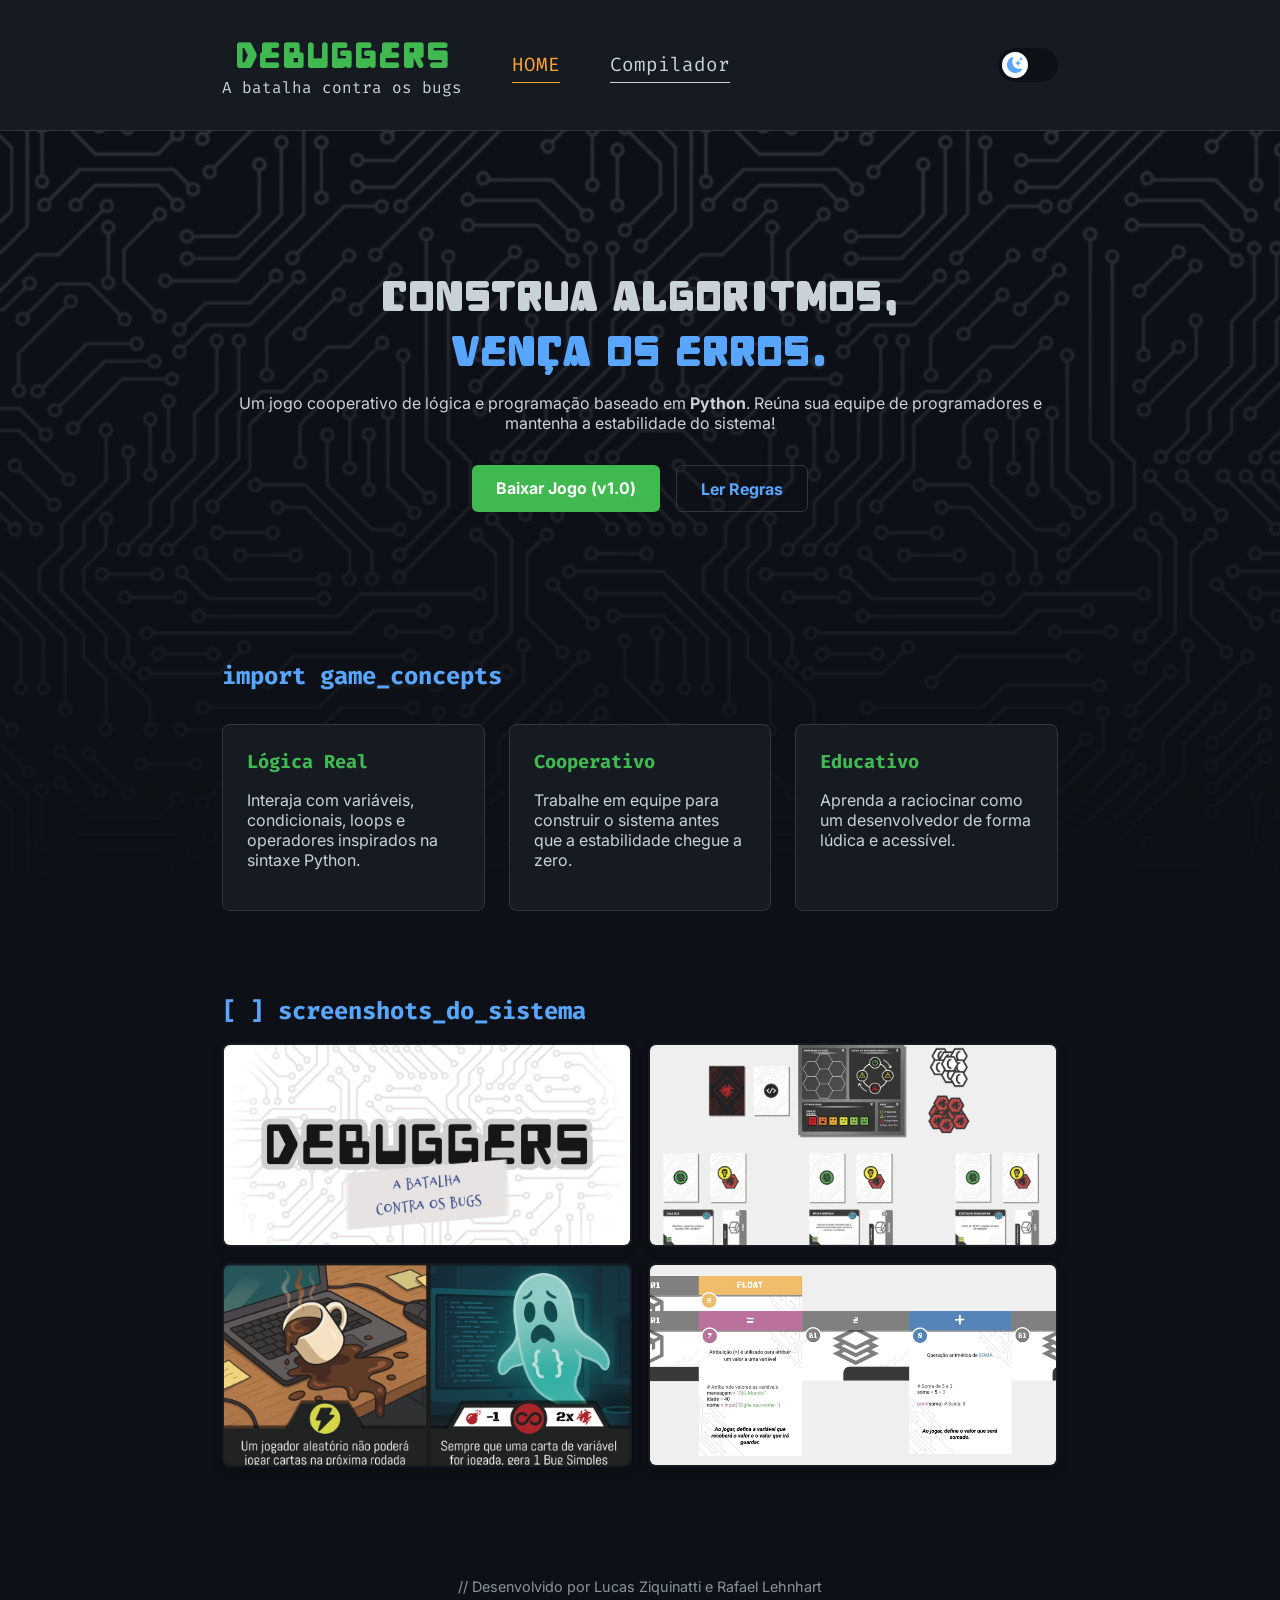
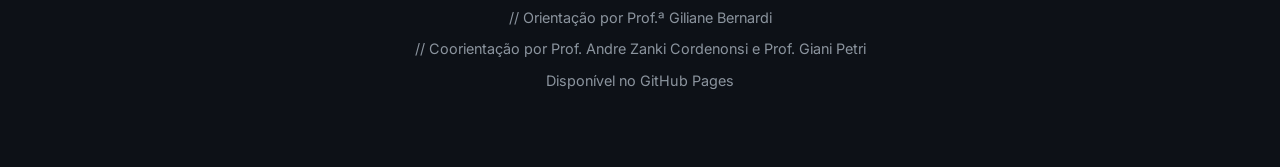
<file: index.html>
<!DOCTYPE html>
<html lang="pt-br">
<head>
    <meta charset="UTF-8">
    <meta name="viewport" content="width=device-width, initial-scale=1.0">
    <link rel="icon" href="images/bug.ico" type="image/x-icon">
    <title>Debuggers: A Batalha contra os Bugs</title>
    <link rel="stylesheet" href="style.css">
    <link href="https://fonts.googleapis.com/css2?family=Fira+Code:wght@400;700&family=Inter:wght@400;700&display=swap" rel="stylesheet">

    <script src="js/theme.js" defer></script>
    <script src="js/modal.js"></script>
</head>
<body>

    <header>
        <div class="container" style="display: flex; justify-content: space-between; align-items: center;">
            <div class="links">
                <div>
                    <p class="logo">Debuggers</p>
                    <code class="subtitle">A batalha contra os bugs</code>
                </div>
                <a href="./index.html" class="selected">HOME</a>
                <a href="./debuggers_compiler.html">Compilador</a>

            </div>
            <div>
                <label class="switch">
                    <input id="theme-toggle" type="checkbox">
                    <span class="slider round"></span>
                </label>
            </div>
        </div>
        <div class="mobile-links">
            <a href="./index.html" class="selected">HOME</a>
            <a href="./debuggers_compiler.html">Compilador</a>
        </div>
    </header>

    <section id="hero">
        <div class="container">
            <h1>Construa algoritmos, <br><span class="highlight">vença os erros.</span></h1>
            <p>Um jogo cooperativo de lógica e programação baseado em <strong>Python</strong>. Reúna sua equipe de programadores e mantenha a estabilidade do sistema!</p>
            <div class="actions">
                <a href="https://github.com/Ziquinatti/Debuggers-Game/releases/tag/v1.0.0" class="btn-primary" target="_blank">Baixar Jogo (v1.0)</a>
                <a href="DEBUGGERS - Livro de Regras.pdf" target="_blank" class="btn-secondary">
                    Ler Regras
                </a>
            </div>
        </div>
    </section>

    <section id="sobre" class="container">
        <h2>import game_concepts</h2>
        <div class="grid">
            <div class="card">
                <h3>Lógica Real</h3>
                <p>Interaja com variáveis, condicionais, loops e operadores inspirados na sintaxe Python.</p>
            </div>
            <div class="card">
                <h3>Cooperativo</h3>
                <p>Trabalhe em equipe para construir o sistema antes que a estabilidade chegue a zero.</p>
            </div>
            <div class="card">
                <h3>Educativo</h3>
                <p>Aprenda a raciocinar como um desenvolvedor de forma lúdica e acessível.</p>
            </div>
        </div>
    </section>

    <section id="galeria" class="container">
        <h2>[ ] screenshots_do_sistema</h2>
        <div class="gallery-grid">
            <div class="gallery-item">
                <img src="images/Debuggers.png" alt="Cartas de Bugs" onclick="openModal(this.src)">
            </div>
            <div class="gallery-item">
                <img src="images/Tabuleiro.png" alt="Tabuleiro" onclick="openModal(this.src)">
            </div>
            <div class="gallery-item">
                <img src="images/Bugs.png" alt="Cartas de Bugs" onclick="openModal(this.src)">
            </div>
            <div class="gallery-item">
                <img src="images/Codigo.png" alt="Codigo de Cartas" onclick="openModal(this.src)">
            </div>
        </div>
    </section>

    <div id="imageModal" class="modal" onclick="closeModal()">
        <span class="close">&times;</span>
        <img class="modal-content" id="imgFull">
    </div>

    <footer>
        <div class="container">
            <p>// Desenvolvido por Lucas Ziquinatti e Rafael Lehnhart</p>
            <p>// Orientação por Prof.ª Giliane Bernardi</p>
            <p>// Coorientação por Prof. Andre Zanki Cordenonsi e Prof. Giani Petri</p>
            <p>Disponível no GitHub Pages</p>
        </div>
    </footer>

</body>
</html>
</file>
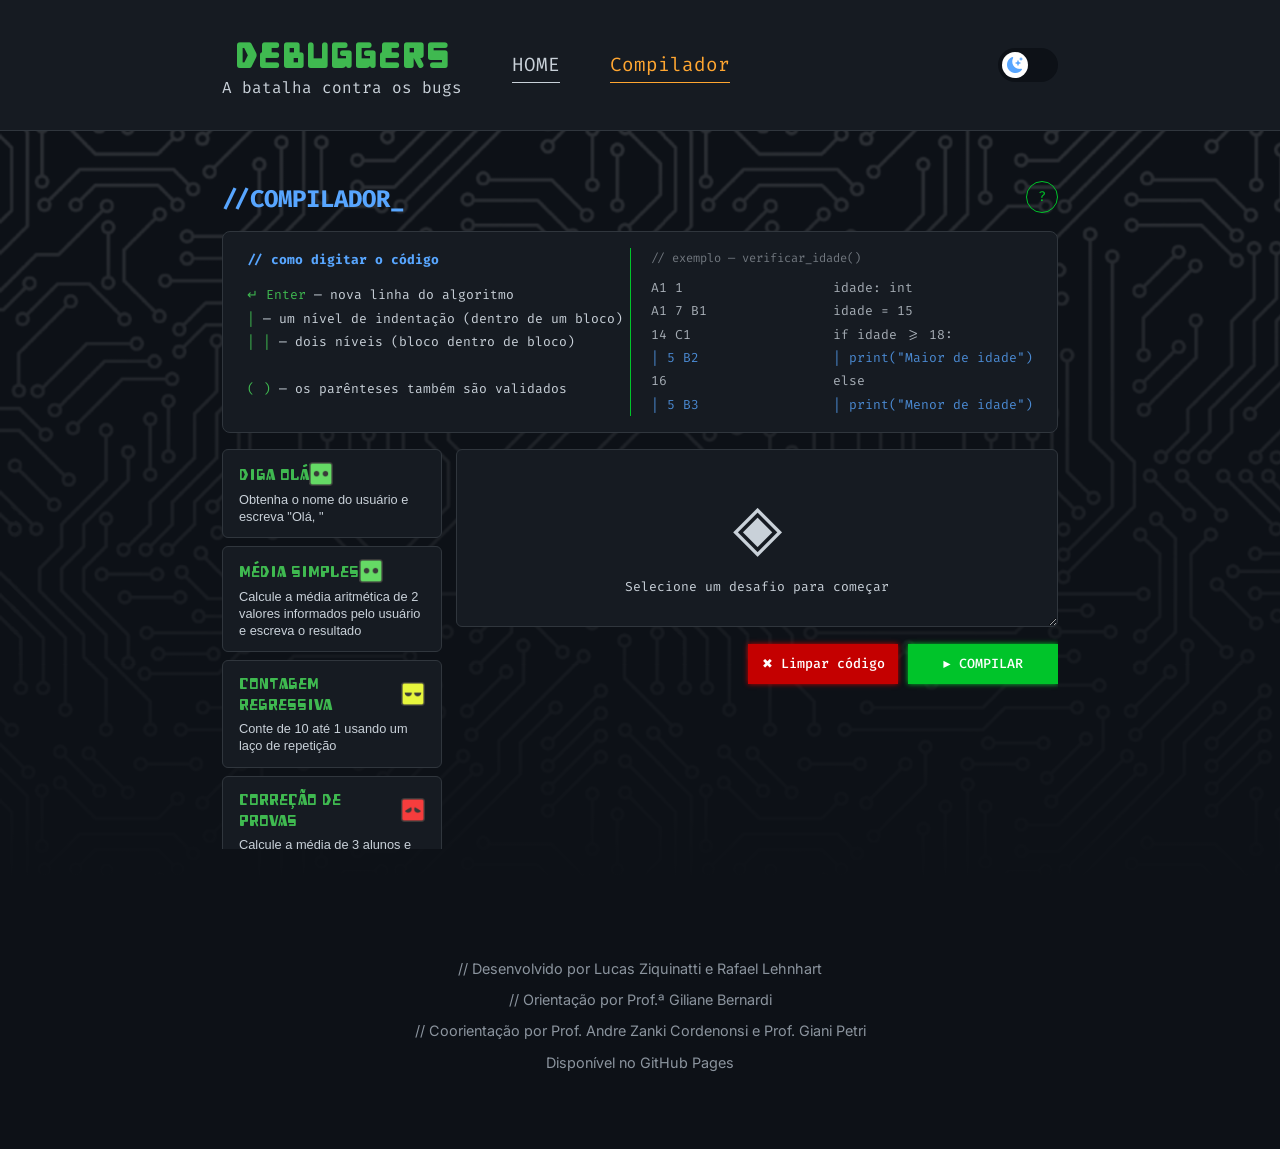
<file: debuggers_compiler.html>
<!DOCTYPE html>
<html lang="pt-br">

<head>
    <meta charset="UTF-8">
    <meta name="viewport" content="width=device-width, initial-scale=1.0">
    <link rel="icon" href="images/bug.ico" type="image/x-icon">
    <title>Debuggers: A Batalha contra os Bugs</title>
    <link rel="stylesheet" href="style.css">
    <link href="https://fonts.googleapis.com/css2?family=Fira+Code:wght@400;700&family=Inter:wght@400;700&display=swap"
        rel="stylesheet">

    <script src="js/theme.js" defer></script>
    <script src="js/compiler.js" defer></script>
</head>

<body>

    <header>
        <div class="container" style="display: flex; justify-content: space-between; align-items: center;">
            <div class="links">
                <div>
                    <p class="logo">Debuggers</p>
                    <code class="subtitle">A batalha contra os bugs</code>
                </div>
                <a href="./index.html">HOME</a>
                <a href="./debuggers_compiler.html" class="selected">Compilador</a>

            </div>
            <div>
                <label class="switch">
                    <input id="theme-toggle" type="checkbox">
                    <span class="slider round"></span>
                </label>
            </div>
        </div>
        <div class="mobile-links">
            <a href="./index.html">HOME</a>
            <a href="./debuggers_compiler.html" class="selected">Compilador</a>
        </div>
    </header>

    <section class="container">
        <div class="compiler-title">
            <h2>//COMPILADOR<span class="blink">_</span></h2>
            <button class="btn-guide" onclick="toggleGuide()" title="Como digitar o código">?</button>
        </div>

        <div id="guide-panel">
            <div class="panel">
                <div class="rules">
                    <p style="color:var(--highlight); font-weight:bold; margin-bottom:0.75rem">// como digitar o código</p>
                    <p><span style="color:var(--accent)">↵ Enter</span> — nova linha do algoritmo</p>
                    <p><span style="color:var(--accent)">|</span> — um nível de indentação (dentro de um bloco)</p>
                    <p><span style="color:var(--accent)">| |</span> — dois níveis (bloco dentro de bloco)</p>
                    <br>
                    <p><span style="color:var(--accent)">( )</span> — os parênteses também são validados</p>
                </div>
                <div>
                    <p style="color:var(--text); opacity:0.5; font-size:12px; margin-bottom:0.4rem">// exemplo — verificar_idade()</p>
                    <div class="example">
                        <div>
                            <p style="opacity:0.8">A1 1</p>
                            <p style="opacity:0.8">A1 7 B1</p>
                            <p style="opacity:0.8">14 C1</p>
                            <p style="color:#58a6ff; opacity:0.8">| 5 B2</p>
                            <p style="opacity:0.8">16</p>
                            <p style="color:#58a6ff; opacity:0.8">| 5 B3</p>
                        </div>
                        <div>
                            <p style="opacity:0.8">idade: int</p>
                            <p style="opacity:0.8">idade = 15</p>
                            <p style="opacity:0.8">if idade >= 18:</p>
                            <p style="color:#58a6ff; opacity:0.8">| print("Maior de idade")</p>
                            <p style="opacity:0.8">else</p>
                            <p style="color:#58a6ff; opacity:0.8">| print("Menor de idade")</p>
                        </div>
                    </div>
                </div>
            </div>
        </div>

        <div class="compiler-body">
            <!-- SIDEBAR (desktop) / SELECT (mobile) -->
            <div class="challenge-select">
                <select id="challenge-select"></select>
            </div>
            <div class="challenge-sidebar" id="challenge-list"></div>

            <!-- CONTEÚDO -->
            <div class="challenge-content">

                <!-- INFO DO DESAFIO -->
                <div id="challenge-info" style="display:none">
                    <div class="ci-title">
                        <div class="ci-name" id="ci-name"></div>
                        <img class="ci-difficulty" id="ci-difficulty" src="images/easy.png" alt="Dificuldade: Fácil"/>
                    </div>
                    <div class="ci-desc"  id="ci-desc"></div>
                    <hr>
                    <div class="ci-label">// cartas específicas deste desafio</div>
                    <div class="ci-cards" id="ci-specific-cards"></div>
                </div>

                <!-- INPUT -->
                <div style="position:relative">
                    <div id="textarea-empty-state">
                        <span style="font-size:4rem">◈</span>
                        <span>Selecione um desafio para começar</span>
                    </div>
                    <textarea id="code-input" rows="8"></textarea>
                </div>

                <div class="btn-options">
                    <button class="neon-btn btn-clear" onclick="clearInput()" >
                        <span>&#10006; Limpar código</span>
                    </button>
                    <button class="neon-btn" onclick="preCompile()" >
                        <span>▶ COMPILAR</span>
                    </button>

                </div>
            </div>
        </div>
    </section>

    <!-- MODAL DE CONFIRMAÇÃO -->
    <div class="modal compile-modal" id="compile-modal">
        <div class="modal-content">
            <button class="btn-close" onclick="closeModal()">&times;</button>
            <h3>// confirmar sequência</h3>
            <p>Confira se as cartas abaixo correspondem ao algoritmo informado:</p>
            <div class="modal-preview" id="modal-preview"></div>
            <div class="btn-options" style="justify-content:space-between">
                <button class="neon-btn btn-clear" onclick="closeModal()" >
                    <span>Cancelar</span>
                </button>
                <button class="neon-btn" onclick="confirmCompile()">
                    <span>Confirmar</span>
                </button>
            </div>
        </div>
    </div>

    <div class="result-modal" id="result-modal">
        <div class="result-modal-box" id="result-modal-box">
            <button class="btn-close" onclick="closeResultModal()">&times;</button>
            <div class="result-title" id="result-modal-title"></div>
            <div class="result-detail" id="result-modal-detail"></div>
        </div>
    </div>

    <footer>
        <div class="container">
            <p>// Desenvolvido por Lucas Ziquinatti e Rafael Lehnhart</p>
            <p>// Orientação por Prof.ª Giliane Bernardi</p>
            <p>// Coorientação por Prof. Andre Zanki Cordenonsi e Prof. Giani Petri</p>
            <p>Disponível no GitHub Pages</p>
        </div>
    </footer>

</body>

</html>
</file>
<file: style.css>
@import url("https://cdn.jsdelivr.net/npm/bootstrap-icons@1.13.1/font/bootstrap-icons.min.css");

@font-face {
    font-family: 'HVDComicSerif';
    src: url('fonts/HVD_Comic_Serif_Pro.otf') format('opentype');
}

@font-face {
    font-family: 'HVD-Symbols-Only';
    src: url('fonts/HVD_Comic_Serif_Pro.otf') format('opentype');
    /* Range que cobre: + - * / = < > ! % & | */
    unicode-range: U+002B,
    U+002D,
    U+002A,
    U+002F,
    U+003D,
    U+003C,
    U+003E,
    U+0021,
    U+005F,
    /* + - * / = < > ! _ */
    U+0028,
    U+0029,
    /* ( ) */
    U+007B,
    U+007D,
    /* { } */
    U+005B,
    U+005D,
    /* [ ] */
    U+0026,
    U+007C,
    U+0025;
    /* & | % */
}

@font-face {
    font-family: 'HeavyData';
    src: url('fonts/heav.ttf') format('truetype');
}

@media (max-width: 600px) {
    h1 {
        font-size: 2rem;
    }

    .grid {
        flex-direction: column;
    }

    .gallery-grid {
        grid-template-columns: 1fr !important;
    }

    .actions {
        flex-direction: column;
        align-items: center;
    }

    body::before {
        height: 400px;
        background-size: auto 100%;
    }

    .compiler-body {
        flex-direction: column !important;
    }

    .compiler-body .challenge-select {
        display: inline-block !important;
    }

    .compiler-body .challenge-sidebar {
        display: none !important;
    }

    .btn-options {
        justify-content: center !important;
    }

    .result-modal-box {
        margin: 0 20px;
    }

    #guide-panel .panel {
        flex-direction: column;
    }

    #guide-panel .panel .rules {
        margin-right: 0 !important;
        margin-bottom: 20px;
        padding-bottom: 20px;
        border-right: 0 !important;
        border-bottom: 1px solid var(--accent-neon);
    }

    .container .links a {
        display: none;
    }

    .mobile-links {
        display: flex !important;
        
    }
}

/* Cores padrão (Dark Mode) */
:root {
    --bg: #0d1117;
    --card-bg: #161b22;
    --card-bg2: #232b36;
    --text: #c9d1d9;
    --accent: #3fb950;
    --accent-neon: #00c42a;
    --red-neon: #c40000;
    --highlight: #58a6ff;
    --highlight2: #ffa631;
    --header-bg: #161b22;
    --img-opacity: 0.15;
    --bg-image: url('images/Background2.png');
    --footer-text: #8b949e;
    --border-color: #30363d;

    --heavy: 'HVD-Symbols-Only', 'HeavyData', sans-serif;
    --serif: 'HVDComicSerif', serif;
    --code: 'Fira Code', monospace;
    --sans: 'Inter', sans-serif;

    --card-text: #fafafa;
    --t-type: #f5b955;
    --t-io: #c369a0;
    --t-op: #407cb6;
    --t-ctrl: #e64b4d;
    --t-logic: #7d5096;
    --t-var: #7d7d7d;
    --t-val: #7d7d7d;
    --t-cond: #7d7d7d;
    --t-opCond: #eb8728;
    --t-paren: #0e0e0e;
    --t-func: #52b548;

    --easy: #72b662;
    --medium: #dfdc3e;
    --hard: #e44242;
}

/* Cores para o Light Mode */
body.light-mode {
    --bg: #f0f2f5;
    --card-bg: #ffffff;
    --card-bg2: #ffffff;
    --text: #1f2328;
    --accent: #1a7f37;
    --highlight: #0969da;
    --highlight2: #d88d2b;
    --header-bg: #ffffff;
    --img-opacity: 0.1;
    --bg-image: url('images/Background.png');
    --footer-text: #646b72;
}

body {
    background-color: var(--bg);
    color: var(--text);
    font-family: var(--sans);
    margin: 0;
    min-height: 100vh;
    display: flex;
    flex-direction: column;
    transition: background-color 0.3s ease;
    position: relative;
}

/* Camada da Imagem de Fundo */
body::before {
    content: "";
    position: absolute;
    top: 0;
    left: 0;
    width: 100%;
    height: 100vh;
    z-index: -1;

    background:
        linear-gradient(to bottom, transparent, var(--bg)),
        var(--bg-image);

    background-size: cover;
    background-position: top center;
    opacity: var(--img-opacity);
    transition: opacity 0.3s ease;
}

.container {
    width: 100%;
    max-width: 900px;
    margin: 0 auto;
    padding: 2rem;
    box-sizing: border-box;
}

.container .links {
    display: flex;
    align-items: center;
    gap: 50px;
}

.mobile-links {
    display: none;
    align-items: center;
    justify-content: center;
    gap: 50px;
    padding: 15px 0 20px 0;
    border-top: 1px solid var(--border-color);
}

.container .links a,
.mobile-links a {
    font-family: var(--code);
    font-size: 1.2rem;
    color: var(--text);
    text-decoration: none;
    border-bottom: 1px solid var(--text);
    padding: 5px 0;
}

.container .links a.selected,
.mobile-links a.selected {
    color: var(--highlight2);
    border-color: var(--highlight2);
}

.container .links a:hover {
    color: var(--highlight);
    border-color: var(--highlight);
}

header {
    border-bottom: 1px solid var(--border-color);
    text-align: center;
    background-color: var(--card-bg);
}

header .logo {
    margin: 0;
    font-size: 2.5rem;
    font-weight: bold;
    color: var(--accent);
}

header .subtitle {
    margin: 0;
}

code {
    font-family: var(--code);
    color: var(--text);
}

h1,
.logo {
    font-family: var(--heavy);
    text-transform: uppercase;
    letter-spacing: 2px;
}

h1 {
    font-size: 3rem;
    margin-bottom: 1rem;
}

h2,
h3 {
    font-family: var(--code);
    color: var(--highlight);
    margin-bottom: 1rem;
}

/* COMEÇO do Switch */
.switch {
    position: relative;
    display: inline-block;
    width: 60px;
    height: 34px;
}

.switch input {
    opacity: 0;
    width: 0;
    height: 0;
}

.slider {
    position: absolute;
    cursor: pointer;
    top: 0;
    left: 0;
    right: 0;
    bottom: 0;
    background-color: var(--bg);
    -webkit-transition: .4s;
    transition: .4s;
}

.slider:before {
    font-family: "bootstrap-icons" !important;
    position: absolute;
    content: "\F495";
    color: var(--highlight);

    display: flex;
    align-items: center;
    justify-content: center;

    height: 26px;
    width: 26px;
    left: 4px;
    bottom: 4px;
    background-color: white;
    -webkit-transition: .4s;
    transition: .4s;
}

input:checked+.slider {
    background-color: var(--highlight);
}

input:checked+.slider:before {
    -webkit-transform: translateX(26px);
    -ms-transform: translateX(26px);
    transform: translateX(26px);

    content: "\F5A1";
    color: orange;
}

.slider.round {
    border-radius: 34px;
}

.slider.round:before {
    border-radius: 50%;
}

/* FIM do Slider */

#hero {
    text-align: center;
    padding: 4rem 1rem;
}

.highlight {
    color: var(--highlight);
}

.actions {
    margin-top: 2rem;
    display: flex;
    gap: 1rem;
    justify-content: center;
}

.btn-primary,
.btn-secondary {
    padding: 0.8rem 1.5rem;
    border-radius: 6px;
    text-decoration: none;
    font-weight: bold;
    transition: 0.3s;
}

.btn-primary {
    background-color: var(--accent);
    color: white;
}

.btn-primary:hover {
    background-color: #2ea043;
}

.btn-secondary {
    border: 1px solid var(--border-color);
    color: var(--highlight);
}

.btn-secondary:hover {
    background-color: var(--border-color);
}

.grid {
    display: flex;
    gap: 1.5rem;
    margin-top: 2rem;
}

.card {
    background: var(--card-bg);
    padding: 1.5rem;
    border-radius: 8px;
    border: 1px solid var(--border-color);
    flex: 1;
}

.card h3 {
    color: var(--accent);
    margin-top: 0;
}

.gallery-grid {
    display: grid;
    grid-template-columns: 1fr 1fr;
    gap: 1rem;
}

.gallery-item {
    height: 200px;
    overflow: hidden;
    border-radius: 8px;
    border: 2px solid var(--card-bg);
    box-shadow: 0 4px 10px rgba(0, 0, 0, 0.2);
    transition: transform 0.3s ease;
}

.gallery-item img {
    width: 100%;
    height: 100%;
    object-fit: cover;
    filter: grayscale(20%);
    transition: 0.3s;
}

.gallery-item:hover {
    transform: scale(1.03);
    border-color: var(--accent);
}

.gallery-item:hover img {
    filter: grayscale(0%);
}

.modal {
    display: none;
    position: fixed;
    z-index: 1000;
    left: 0;
    top: 0;
    width: 100%;
    height: 100%;
    background-color: rgba(0, 0, 0, 0.9);
    backdrop-filter: blur(5px);
    cursor: zoom-out;
}

.modal-content {
    margin: auto;
    display: block;
    max-width: 90%;
    max-height: 90%;
    position: relative;
    top: 50%;
    transform: translateY(-50%);
    border-radius: 5px;
    box-shadow: 0 0 20px rgba(0, 0, 0, 0.5);
}

.close {
    position: absolute;
    top: 20px;
    right: 35px;
    color: #fff;
    font-size: 40px;
    font-weight: bold;
    cursor: pointer;
}

.btn-close {
    position: absolute;
    top: 0;
    right: 5px;
    color: #fff;
    font-size: 40px;
    font-weight: bold;
    cursor: pointer;
    background-color: transparent;
    border: none;
}

.btn-close:hover {
    color: #a8a8a8;
}

.btn-options {
    display: flex;
    justify-content: end;
    flex-wrap: nowrap;
    gap: 10px;
    margin-top: .8rem;
}

footer {
    text-align: center;
    padding: 2rem;
    font-size: 0.9rem;
    color: var(--footer-text);
}

/* Compiler */
.compiler-title {
    display: flex;
    justify-content: space-between;
    align-items: center;
}

.blink {
    color: var(--highlight);
    animation: blink 1s step-end infinite;
}

@keyframes blink {
    50% {
        opacity: 0;
    }
}

.compiler-title .btn-guide {
    background: none;
    border: 1px solid var(--accent-neon);
    border-radius: 50%;
    width: 32px;
    height: 32px;
    color: var(--accent-neon);
    font-family: var(--code);
    font-size: 14px;
    cursor: pointer;
    flex-shrink: 0;
    transition: 0.2s;
}

.compiler-title .btn-guide:hover {
    background: var(--accent-neon);
    color: #fff;
}

#guide-panel {
    background: var(--card-bg);
    border: 1px solid var(--border-color);
    border-radius: 8px;
    padding: 1rem 1.5rem;
    margin-bottom: 1rem;
    font-family: var(--code);
    font-size: 13px;
    line-height: 1.8;
}

#guide-panel p {
    margin: 0;
}

#guide-panel .panel,
#guide-panel .example {
    display: flex;
    flex-wrap: nowrap;
}

#guide-panel .panel>div {
    flex: 1 0 0;
}

#guide-panel .example {
    justify-content: space-between;
}

#guide-panel .panel .rules {
    margin-right: 20px;
    border-right: 1px solid var(--accent-neon);
}

.compiler-body {
    display: flex;
    gap: 8px;
}

.compiler-body .challenge-select {
    display: none;
    width: 100%;
}

.compiler-body .challenge-select select {
    width: 100%;
    background: var(--card-bg);
    border: 1px solid var(--border-color);
    border-radius: 6px;
    padding: 0.75rem 1rem;
    color: var(--card-text);
    font-family: var(--heavy);
    font-size: 1rem;
    letter-spacing: 2px;
}

.compiler-body .challenge-select .easy {
    color: var(--easy);
}

.compiler-body .challenge-select .medium {
    color: var(--medium);
}

.compiler-body .challenge-select .hard {
    color: var(--hard);
}

.compiler-body .challenge-sidebar {
    width: 220px;
    flex-shrink: 0;
    display: flex;
    flex-direction: column;
    gap: 8px;
    max-height: 400px;
    overflow-y: auto;
    padding-right: 6px;
}

.compiler-body .challenge-sidebar::-webkit-scrollbar {
    width: 4px;
}

.compiler-body .challenge-sidebar::-webkit-scrollbar-track {
    background: transparent;
}

.compiler-body .challenge-sidebar::-webkit-scrollbar-thumb {
    background: var(--border-color);
    border-radius: 10px;
}

.compiler-body .challenge-sidebar::-webkit-scrollbar-thumb:hover {
    background: var(--accent);
}

.compiler-body .challenge-sidebar .challenge-btn {
    width: 100%;
    flex-shrink: 0;
    background: var(--card-bg);
    border: 1px solid var(--border-color);
    border-radius: 6px;
    padding: 0.75rem 1rem;
    cursor: pointer;
    text-align: left;
    transition: all 0.15s;
    color: var(--text);
    display: flex;
    flex-direction: column;
    justify-content: start;
}

.compiler-body .challenge-sidebar .challenge-btn:hover {
    border-color: var(--accent);
    background: var(--card-bg2);
}

.compiler-body .challenge-sidebar .challenge-btn.active {
    border-color: var(--accent);
    background: var(--card-bg2);
    box-shadow: 0 0 0 1px var(--accent) inset;
}

.compiler-body .challenge-sidebar .challenge-btn .ch-title,
.compiler-body #challenge-info .ci-title {
    display: flex;
    flex-wrap: nowrap;
    justify-content: space-between;
    align-items: center;
    margin-bottom: 4px;
}

.compiler-body .challenge-sidebar .challenge-btn .ch-name {
    font-family: var(--heavy);
    font-size: 1.1rem;
    color: var(--accent);
}

.compiler-body .challenge-sidebar .challenge-btn .ch-difficulty,
.compiler-body .challenge-select .ch-difficulty {
    width: 24px;
    aspect-ratio: 1;
}

.compiler-body .challenge-sidebar .challenge-btn .ch-desc {
    font-size: .8rem;
    margin-top: 2px;
    line-height: 1.3;
}

.compiler-body .challenge-content {
    flex-grow: 1;
    min-width: 0;
    overflow: hidden;
}

.compiler-body #challenge-info {
    background: var(--card-bg2);
    border: 1px solid var(--border-color);
    border-radius: 6px;
    padding: 0.75rem 1rem;
    margin-bottom: .8rem;
    font-size: 13px;
}

.compiler-body #challenge-info .ci-name {
    font-family: var(--heavy);
    color: var(--highlight);
    font-size: 1.3rem;
}

.compiler-body #challenge-info .ci-difficulty {
    width: 30px;
    aspect-ratio: 1;
}

.compiler-body #challenge-info .ci-label,
.compiler-body #challenge-info .ci-desc {
    margin-bottom: .8rem;
}

.compiler-body #challenge-info .ci-cards {
    display: flex;
    flex-wrap: wrap;
    gap: 10px;
}

.compiler-body .challenge-content #textarea-empty-state {
    position: absolute;
    inset: 0;
    display: flex;
    flex-direction: column;
    align-items: center;
    justify-content: center;
    gap: 0.5rem;
    pointer-events: none;
    font-family: var(--code);
    font-size: 13px;
}

.compiler-body .challenge-content #code-input {
    width: 100%;
    max-width: 100%;
    box-sizing: border-box;
    background: var(--card-bg);
    color: var(--text);
    border: 1px solid var(--border-color);
    border-radius: 6px;
    padding: 0.75rem;
    font-family: var(--code);
    font-size: 14px;
    resize: vertical;
    outline: none;
}

.compiler-body .challenge-content #result-box {
    display: none;
    margin-top: 1rem;
    width: 100%;
    max-width: 100%;
    box-sizing: border-box;
    background: var(--card-bg);
    color: var(--text);
    border: 1px solid var(--border-color);
    border-radius: 6px;
    padding: 0.75rem;
}

.result-modal {
    display: none;
    position: fixed;
    inset: 0;
    z-index: 1001;
    align-items: center;
    justify-content: center;
    pointer-events: none;
}

.result-modal-box {
    pointer-events: all;
    border-radius: 10px;
    padding: 1.5rem;
    max-width: 500px;
    width: 90%;
    box-shadow: 0 8px 32px rgba(0, 0, 0, 0.4);
    position: relative;
    font-family: var(--code);
}

.result-modal-box .result-title {
    font-family: var(--heavy);
    text-align: center;
    letter-spacing: 2px;
    font-size: 1.5rem;
    margin-bottom: .8rem;
}

.result-modal-box .result-detail {
    text-align: center;
}

.result-modal-box .result-detail .generated-bugs {
    margin-top: 4px;
    font-size: 4rem;
    display: flex;
    justify-content: center;
    align-items: center;
    gap: 10px;
}

.result-modal-box .result-detail .generated-bugs img {
    width: 80px;
}

.result-modal-box.partial {
    background: #2b280d;
    border: 1px solid #def849;
    color: #def849;
}

.result-modal-box.success {
    background: #0d2b1a;
    border: 1px solid var(--accent);
    color: var(--accent);
}

.result-modal-box.error {
    background: #2b0d0d;
    border: 1px solid #f85149;
    color: #f85149;
}


.compile-modal .modal-content {
    background: var(--card-bg);
    border: 1px solid var(--border-color);
    padding: 1.5rem;
    max-width: 300px;
    width: 90%;
    position: relative;
}

.compile-modal .modal-content h3 {
    margin-top: 0;
}

.compile-modal .modal-content p {
    font-size: 13px;
    color: var(--text);
    margin-bottom: 1rem;
    opacity: 0.7
}

.compile-modal .modal-content .modal-preview {
    padding: 10px;
    background-color: var(--bg);
    border-radius: 8px;
    max-height: 50vh;
    overflow-y: auto;
}

.card-chip {
    min-width: 45px;
    align-items: center;
    padding: 3px 8px;
    border-radius: 4px;
    font-family: var(--heavy);
    font-size: 1rem;
    user-select: none;
    white-space: nowrap;
    color: var(--card-text);
}

.card-chip.t-type {
    background: var(--t-type);
}

.card-chip.t-io {
    background: var(--t-io);
}

.card-chip.t-op {
    background: var(--t-op);
}

.card-chip.t-ctrl {
    background: var(--t-ctrl);
}

.card-chip.t-logic {
    background: var(--t-logic);
}

.card-chip.t-opCond {
    background: var(--t-opCond);
}

.card-chip.t-paren {
    background: var(--t-paren);
}

.card-chip.t-var {
    background: var(--t-var);
}

.card-chip.t-val {
    background: var(--t-val);
}

.card-chip.t-cond {
    background: var(--t-cond);
}

.card-chip.t-func {
    background: var(--t-func);
}

.neon-btn {
    color: #fff;
    width: 150px;
    height: 40px;
    padding: 0;
    font-family: var(--code);
    font-weight: 500;
    background: var(--accent-neon);
    box-shadow: 0 0 5px var(--accent-neon);
    cursor: pointer;
    transition: all 0.3s ease;
    position: relative;
    display: inline-block;
    line-height: 40px;
    border: none;
}

.neon-btn.btn-clear {
    background: var(--red-neon);
    box-shadow: 0 0 5px var(--red-neon);
}

.neon-btn span {
    position: relative;
    display: block;
    width: 100%;
    height: 100%;
}

.neon-btn:hover {
    background: transparent;
    color: var(--accent-neon);
}

.neon-btn.btn-clear:hover {
    color: var(--red-neon);
}

.neon-btn:before,
.neon-btn:after {
    position: absolute;
    content: "";
    height: 0%;
    width: 2px;
    background: var(--accent-neon);
    box-shadow: 0 0 5px var(--accent-neon);
}

.neon-btn.btn-clear:before,
.neon-btn.btn-clear:after {
    background: var(--red-neon);
    box-shadow: 0 0 5px var(--red-neon);
}

.neon-btn:before {
    right: 0;
    top: 0;
    transition: all 500ms ease;
}

.neon-btn:after {
    left: 0;
    bottom: 0;
    transition: all 500ms ease;
}

.neon-btn:hover:before {
    transition: all 500ms ease;
    height: 100%;
}

.neon-btn:hover:after {
    transition: all 500ms ease;
    height: 100%;
}

.neon-btn span:before,
.neon-btn span:after {
    position: absolute;
    content: "";
    background: var(--accent-neon);
    box-shadow: 0 0 5px var(--accent-neon);
}

.neon-btn.btn-clear span:before,
.neon-btn.btn-clear span:after {
    background: var(--red-neon);
    box-shadow: 0 0 5px var(--red-neon);
}

.neon-btn span:before {
    left: 0;
    top: 0;
    width: 0%;
    height: 2px;
    transition: all 500ms ease;
}

.neon-btn span:after {
    right: 0;
    bottom: 0;
    width: 0%;
    height: 2px;
    transition: all 500ms ease;
}

.neon-btn span:hover:before {
    width: 100%;
}

.neon-btn span:hover:after {
    width: 100%;
}
</file>
